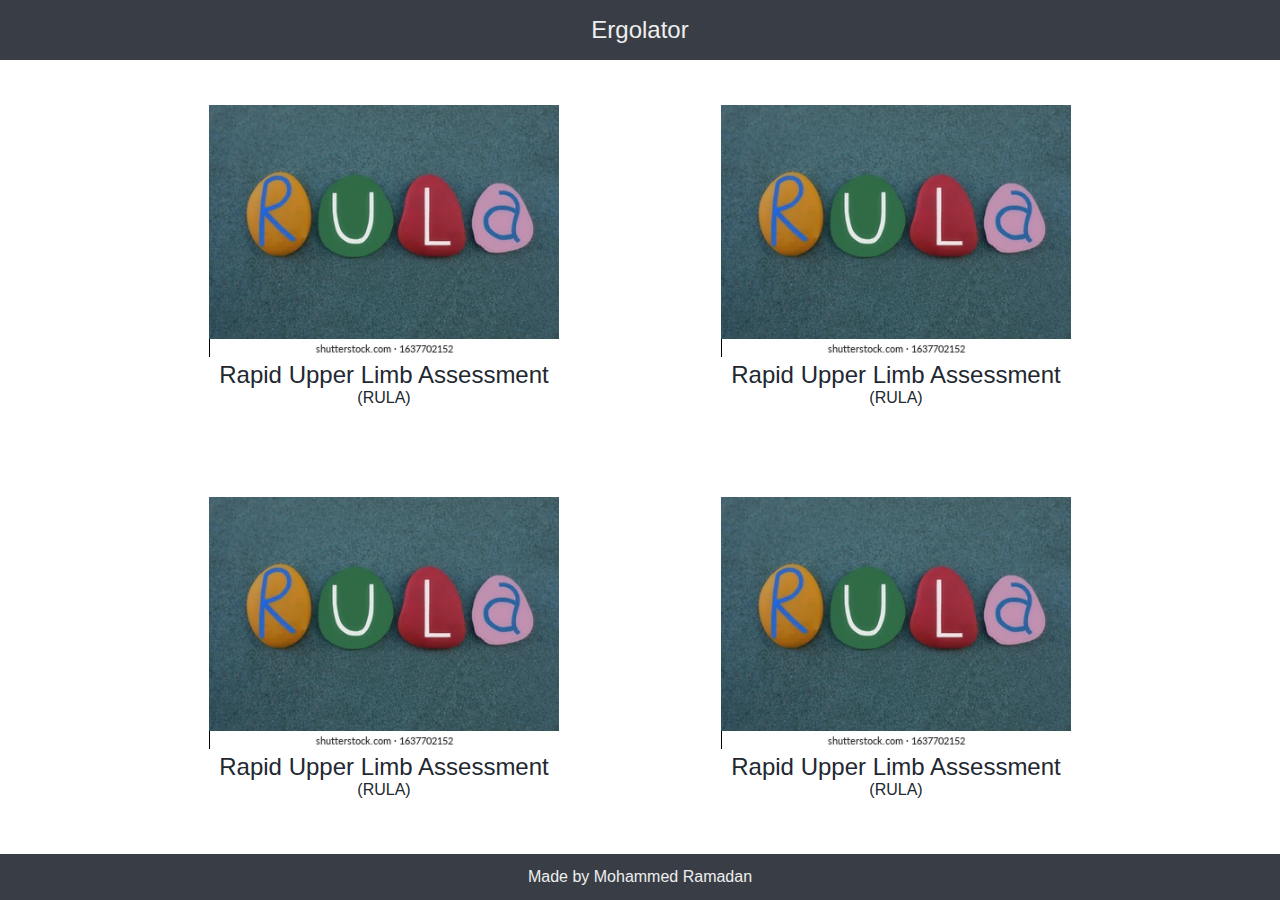
<file: index.html>
<!DOCTYPE html>
<html lang="en">

<head>
  <meta charset="UTF-8" />
  <meta http-equiv="X-UA-Compatible" content="IE=edge" />
  <meta name="viewport" content="width=device-width, initial-scale=1.0" />

  <!-- stylesheet -->
  <link rel="stylesheet" href="./assets/css/variables.css" />
  <link rel="stylesheet" href="./assets/css/globals.css" />
  <link rel="stylesheet" href="./assets/css/styles.css" />

  <title>Ergolator</title>
</head>

<body>
  <header class="nav-header">
    <nav>
      <div class="landing-logo">
        <a href="#" class="nav-logo-link">Ergolator</a>
      </div>
    </nav>
  </header>

  <main>

    <div class="calc-grid-container">

      <div class="rula-container calc-container">
        <div class="calc-img rula-img">
          <img src="./assets/imgs/rula-img.webp" alt="image contains the word RULA" width="350px" height="350px">
        </div>
        <div class="calc-text rula-text">
          <h2>Rapid Upper Limb Assessment</h2>
          <p>(RULA)</p>
        </div>
      </div>

      <div class="rula-container calc-container">
        <div class="calc-img rula-img">
          <img src="./assets/imgs/rula-img.webp" alt="image contains the word RULA" width="350px" height="350px">
        </div>
        <div class="calc-text rula-text">
          <h2>Rapid Upper Limb Assessment</h2>
          <p>(RULA)</p>
        </div>
      </div>

      <div class="rula-container calc-container">
        <div class="calc-img rula-img">
          <img src="./assets/imgs/rula-img.webp" alt="image contains the word RULA" width="350px" height="350px">
        </div>
        <div class="calc-text rula-text">
          <h2>Rapid Upper Limb Assessment</h2>
          <p>(RULA)</p>
        </div>
      </div>

      <div class="rula-container calc-container">
        <div class="calc-img rula-img">
          <img src="./assets/imgs/rula-img.webp" alt="image contains the word RULA" width="350px" height="350px">
        </div>
        <div class="calc-text rula-text">
          <h2>Rapid Upper Limb Assessment</h2>
          <p>(RULA)</p>
        </div>
      </div>

    </div>
  </main>

  <footer>
    <div class="footer-text-container">
      <div class="footer-text">
        <p>Made by <a href="https://github.com/imohammedramadan" target="_blank" rel="noreferrer noopener">Mohammed
            Ramadan</a></p>
      </div>
    </div>
  </footer>

  <script src="./main.js"></script>
</body>

</html>
</file>
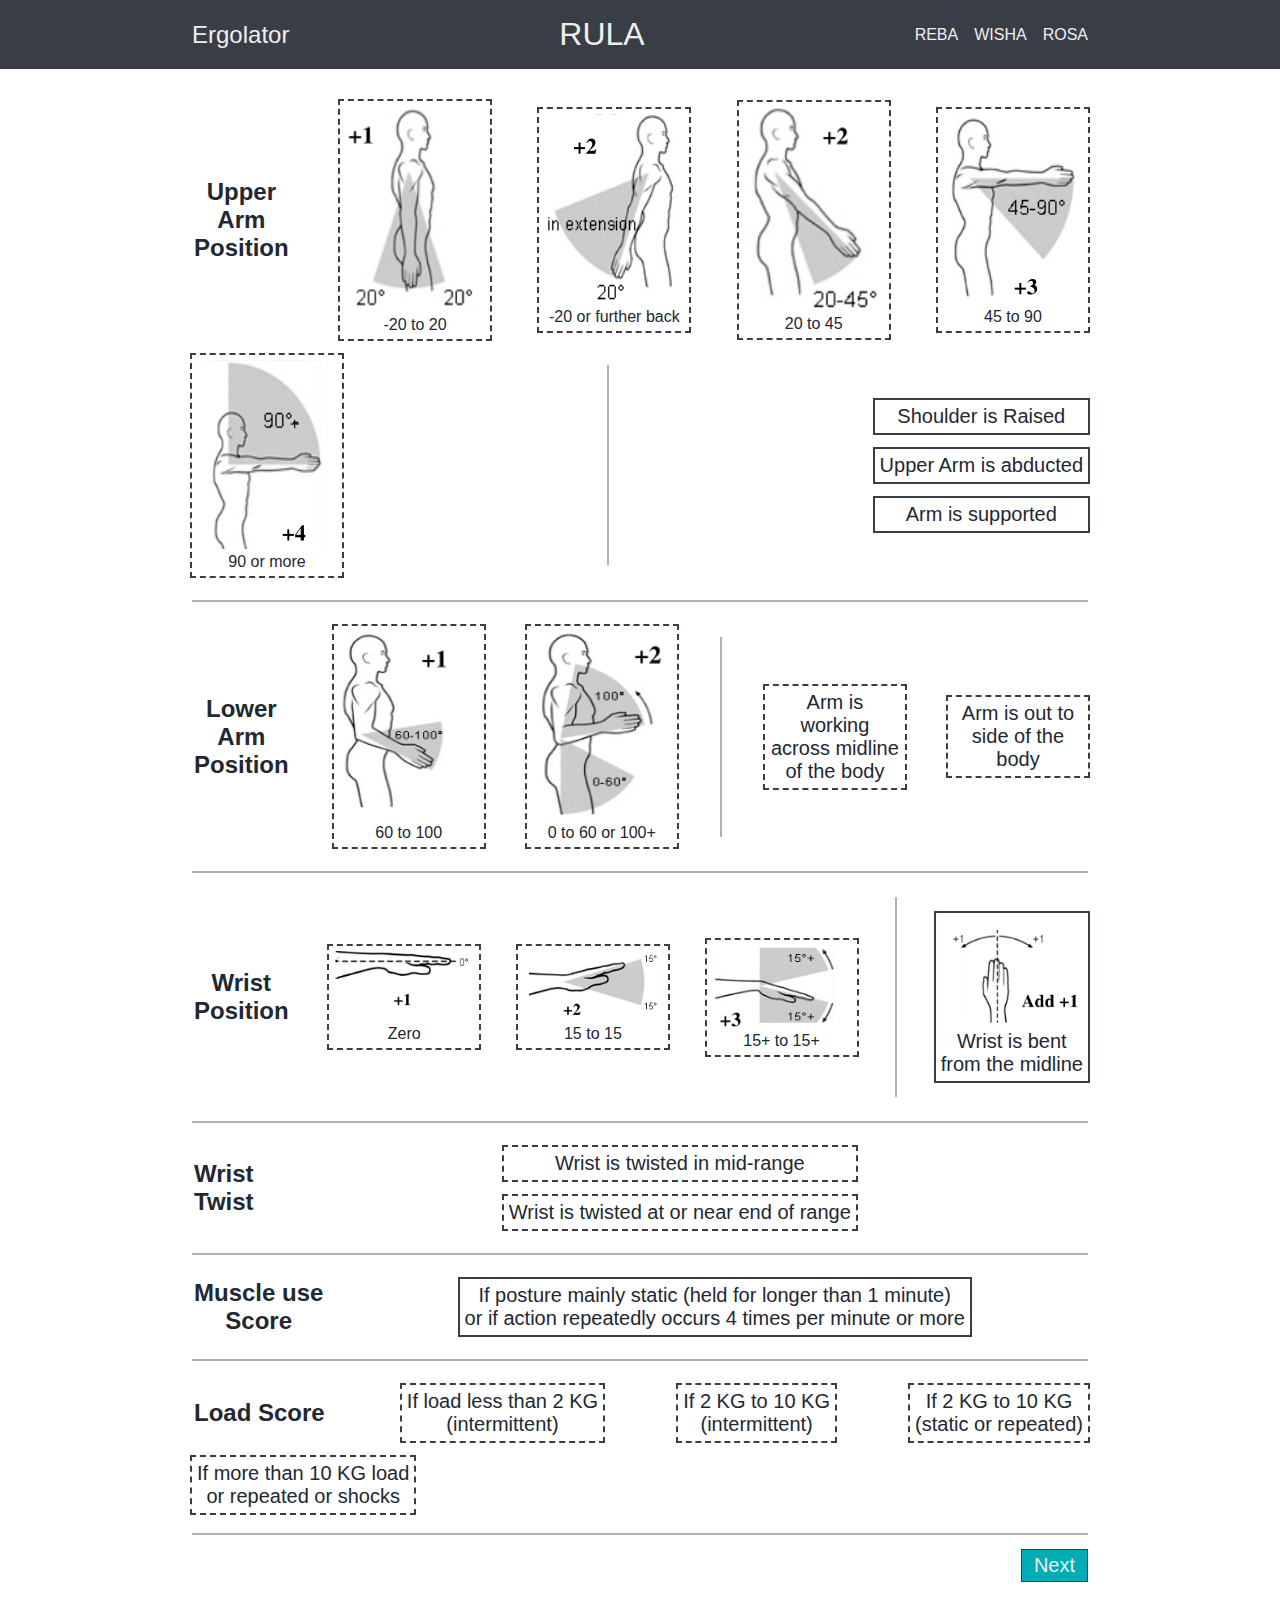
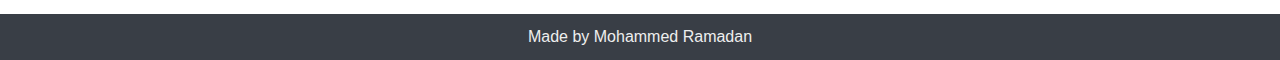
<file: rula-page/rula-page.html>
<!DOCTYPE html>
<html lang="en">
  <head>
    <meta charset="UTF-8" />
    <meta http-equiv="X-UA-Compatible" content="IE=edge" />
    <meta name="viewport" content="width=device-width, initial-scale=1.0" />

    <!-- stylesheet -->
    <link rel="stylesheet" href="../assets/css/variables.css" />
    <link rel="stylesheet" href="../assets/css/globals.css" />
    <link rel="stylesheet" href="./rula-style.css" />

    <title>Ergolator - RULA</title>
  </head>

  <body>

    <header class="nav-header">
      <nav class="navbar container">
        <ul class="nav-list">
          <li class="nav-item nav-logo">
            <a href="../index.html" class="nav-logo-link">Ergolator</a>
          </li>
          <li class="nav-item current-page">
            <h1>RULA</h1>
          </li>
          <li class="nav-item nav-calc">
            <a href="#" class="nav-link">REBA</a>
          </li>
          <li class="nav-item nav-calc">
            <a href="#" class="nav-link">WISHA</a>
          </li>
          <li class="nav-item nav-calc">
            <a href="#" class="nav-link">ROSA</a>
          </li>
        </ul>
      </nav>
    </header>

    <main>
      <div class="container">

        <section class="rula-table-a">
          <div class="form-container table-a-form-container">
            <form action="">
              <div class="upper-arm-container form-section">
                <legend>
                  Upper <br />
                  Arm <br />
                  Position
                </legend>
                <div>
                  <input
                    type="radio"
                    name="upperArmPos"
                    id="upper-arm-a"
                    required
                    class="upper-arm-radio"
                    value="1"
                  />
                  <label for="upper-arm-a">
                    <img src="./imgs/TableA/upper-arm-1.png" width="140px" height="190px" alt="" /> <br />
                    -20 to 20
                  </label>
                </div>
                <div>
                  <input
                    type="radio"
                    name="upperArmPos"
                    id="upper-arm-b"
                    class="upper-arm-radio"
                    value="2"
                  />
                  <label for="upper-arm-b">
                    <img src="./imgs/TableA/upper-arm-2.png" width="140px" height="190px" alt="" /> <br />
                    -20 or further back
                  </label>
                </div>
                <div>
                  <input
                    type="radio"
                    name="upperArmPos"
                    id="upper-arm-c"
                    class="upper-arm-radio"
                    value="2"
                  />
                  <label for="upper-arm-c">
                    <img src="./imgs/TableA/upper-arm-3.png" width="140px" height="190px" alt="" /> <br />
                    20 to 45
                  </label>
                </div>
                <div>
                  <input
                    type="radio"
                    name="upperArmPos"
                    id="upper-arm-d"
                    class="upper-arm-radio"
                    value="3"
                  />
                  <label for="upper-arm-d">
                    <img src="./imgs/TableA/upper-arm-4.png" width="140px" height="190px" alt="" /> <br />
                    45 to 90
                  </label>
                </div>
                <div>
                  <input
                    type="radio"
                    name="upperArmPos"
                    id="upper-arm-e"
                    class="upper-arm-radio"
                    value="4"
                  />
                  <label for="upper-arm-e">
                    <img src="./imgs/TableA/upper-arm-5.png" width="140px" height="190px" alt="" /> <br />
                    90 or more
                  </label>
                </div>

                <div class="separator vertical-separator"></div>

                <div class="upper-arm-checkbox form-checkbox-section">
                  <div>
                    <input
                      type="checkbox"
                      name="shoulderRaised"
                      id="shoulder-raised"
                      value="1"
                    />
                    <label for="shoulder-raised">Shoulder is Raised</label>
                  </div>
                  <div>
                    <input
                      type="checkbox"
                      name="armAbducted"
                      id="arm-abducted"
                      value="1"
                    />
                    <label for="arm-abducted">Upper Arm is abducted</label>
                  </div>
                  <div>
                    <input
                      type="checkbox"
                      name="armSupported"
                      id="arm-supported"
                      value="-1"
                    />
                    <label for="arm-supported">Arm is supported</label>
                  </div>
                </div>
              </div>

              <div class="separator"></div>

              <div class="lower-arm-container form-section">
                <legend>
                  Lower <br />
                  Arm <br />
                  Position
                </legend>
                <div>
                  <input
                    type="radio"
                    name="lowerArmPos"
                    id="lower-arm-a"
                    required
                    class="lower-arm-radio"
                    value="1"
                  />
                  <label for="lower-arm-a">
                    <img src="./imgs/TableA/lower-arm-1.png" width="140px" height="190px" alt="" /> <br />
                    60 to 100
                  </label>
                </div>
                <div>
                  <input
                    type="radio"
                    name="lowerArmPos"
                    id="lower-arm-b"
                    class="lower-arm-radio"
                    value="2"
                  />
                  <label for="lower-arm-b">
                    <img src="./imgs/TableA/lower-arm-2.png" width="140px" height="190px" alt="" /> <br />
                    0 to 60 or 100+
                  </label>
                </div>

                <div class="separator vertical-separator"></div>

                <div>
                  <input
                    type="radio"
                    name="lowerArmAdjustment"
                    id="lower-arm-midline-body"
                    required
                    value="1"
                  />
                  <label
                    class="lower-arm-adjustment"
                    for="lower-arm-midline-body"
                    >Arm is working across midline of the body</label
                  >
                </div>
                <div>
                  <input
                    type="radio"
                    name="lowerArmAdjustment"
                    id="lower-arm-outside-body"
                    value="1"
                  />
                  <label
                    class="lower-arm-adjustment"
                    for="lower-arm-outside-body"
                    >Arm is out to side of the body</label
                  >
                </div>
              </div>

              <div class="separator"></div>

              <div class="wrist-container form-section">
                <legend>
                  Wrist <br />
                  Position
                </legend>
                <div>
                  <input
                    type="radio"
                    name="wristPos"
                    id="wrist-a"
                    required
                    class="wrist-radio"
                    value="1"
                  />
                  <label for="wrist-a">
                    <img src="./imgs/TableA/wrist-1.png" width="140px" height="70px" alt="" /> <br />
                    Zero
                  </label>
                </div>
                <div>
                  <input
                    type="radio"
                    name="wristPos"
                    id="wrist-b"
                    class="wrist-radio"
                    value="2"
                  />
                  <label for="wrist-b">
                    <img src="./imgs/TableA/wrist-2.png" width="140px" height="70px" alt="" /> <br />
                    15 to 15
                  </label>
                </div>
                <div>
                  <input
                    type="radio"
                    name="wristPos"
                    id="wrist-c"
                    class="wrist-radio"
                    value="3"
                  />
                  <label for="wrist-c">
                    <img src="./imgs/TableA/wrist-3.png" width="140px" height="70px" alt="" /> <br />
                    15+ to 15+
                  </label>
                </div>

                <div class="separator vertical-separator"></div>

                <div class="wrist-checkbox form-checkbox-section">
                  <div>
                    <input
                      type="checkbox"
                      name="wristMidline"
                      id="wrist-midline-body"
                      value="1"
                    />
                    <label for="wrist-midline-body">
                      <img src="./imgs/TableA/wrist-4.png" width="140px" height="107px" alt="" /><br />Wrist
                      is bent<br />from the midline
                    </label>
                  </div>
                </div>
              </div>

              <div class="separator"></div>

              <div class="wrist-twist-container form-section">
                <legend>
                  Wrist <br />
                  Twist
                </legend>
                <div class="wrist-twist-checkbox form-checkbox-section">
                  <div>
                    <input
                      type="radio"
                      name="wristTwist"
                      id="wrist-twist-mid-range"
                      class="wrist-twist-pos"
                      value="1"
                    />
                    <label for="wrist-twist-mid-range">
                      Wrist is twisted in mid-range
                    </label>
                  </div>
                  <div>
                    <input
                      type="radio"
                      name="wristTwist"
                      id="wrist-twist-end-body"
                      class="wrist-twist-pos"
                      value="2"
                    />
                    <label for="wrist-twist-end-body"
                      >Wrist is twisted at or near end of range</label
                    >
                  </div>
                </div>
              </div>

              <div class="separator"></div>

              <div class="muscle-use-container form-section">
                <legend>
                  Muscle use <br />
                  Score
                </legend>
                  <div>
                    <input
                      type="checkbox"
                      name="tableAMuscleScore"
                      id="table-a-muscle-score"
                      class="table-a-muscle-score"
                      value="1"
                    />
                    <label for="table-a-muscle-score">
                      If posture mainly static (held for longer than 1 minute)
                      <br />
                      or if action repeatedly occurs 4 times per minute or more
                    </label>
                  </div>
              </div>

              <div class="separator"></div>

              <div class="force-use-container form-section">
                <legend>Load Score</legend>
                  <div>
                    <input
                      type="radio"
                      name="tableAForceScore"
                      id="table-a-force-score-a"
                      class="table-a-force-score"
                      value="0"
                    />
                    <label for="table-a-force-score-a">
                      If load less than 2 KG <br> (intermittent)
                    </label>
                  </div>
                  <div>
                    <input
                      type="radio"
                      name="tableAForceScore"
                      id="table-a-force-score-b"
                      class="table-a-force-score"
                      value="1"
                    />
                    <label for="table-a-force-score-b">
                      If 2 KG to 10 KG  <br>(intermittent)
                    </label>
                  </div>
                  <div>
                    <input
                      type="radio"
                      name="tableAForceScore"
                      id="table-a-force-score-c"
                      class="table-a-force-score"
                      value="2"
                    />
                    <label for="table-a-force-score-c">
                      If 2 KG to 10 KG <br> (static or repeated)
                  </div>
                  <div>
                    <input
                      type="radio"
                      name="tableAForceScore"
                      id="table-a-force-score-d"
                      class="table-a-force-score"
                      value="3"
                    />
                    <label for="table-a-force-score-d">
                      If more than 10 KG load <br> or repeated or shocks
                    </label>
                  </div>
              </div>
            </form>

            <div class="separator end-separator"></div>

            <div class="next-btn-container">
              <button type="button" class="btn table-a-btn section-switch-btn">Next</button>
            </div>
          </div>
        </section>

        <section class="rula-table-b hidden-block">
          <div class="form-container table-b-form-container">
            <form action="">
              <div class="neck-container form-section">
                <legend>
                  Neck <br />
                  Position
                </legend>
                <div>
                  <input
                    type="radio"
                    name="neckPos"
                    id="neck-a"
                    required
                    class="neck-radio"
                    value="1"
                  />
                  <label for="neck-a">
                    <img src="./imgs/TableB/neck1.png" width="140px" height="211px" alt="" /> <br />
                    0 to 10
                  </label>
                </div>
                <div>
                  <input
                    type="radio"
                    name="neckPos"
                    id="neck-b"
                    class="neck-radio"
                    value="2"
                  />
                  <label for="neck-b">
                    <img src="./imgs/TableB/neck2.png" width="140px" height="178px" alt="" /> <br />
                    10 to 20
                  </label>
                </div>
                <div>
                  <input
                    type="radio"
                    name="neckPos"
                    id="neck-c"
                    class="neck-radio"
                    value="3"
                  />
                  <label for="neck-c">
                    <img src="./imgs/TableB/neck3.png" width="140px" height="163px" alt="" /> <br />
                    20 or more
                  </label>
                </div>
                <div>
                  <input
                    type="radio"
                    name="neckPos"
                    id="neck-d"
                    class="neck-radio"
                    value="4"
                  />
                  <label for="neck-d">
                    <img src="./imgs/TableB/neck4.png" width="140px" height="162px" alt="" /> <br />
                    Bent Backwards
                  </label>
                </div>

                <div class="separator vertical-separator"></div>

                <div class="neck-checkbox form-checkbox-section">
                  <div>
                    <input
                      type="checkbox"
                      name="twistedNeck"
                      id="twisted-neck"
                      value="1"
                    />
                    <label for="twisted-neck">Neck is Twisted</label>
                  </div>
                  <div>
                    <input
                      type="checkbox"
                      name="neckSideBending"
                      id="neck-side-bending"
                      value="1"
                    />
                    <label for="neck-side-bending">Neck is Side-Bending</label>
                  </div>
                </div>
              </div>

              <div class="separator"></div>

              <div class="trunk-container form-section">
                <legend>
                  Trunk <br />
                  Position
                </legend>
                <div>
                  <input
                    type="radio"
                    name="trunkPos"
                    id="trunk-a"
                    required
                    class="trunk-radio"
                    value="1"
                  />
                  <label for="trunk-a">
                    <img src="./imgs/TableB/trunk1.png" width="140px" height="199px" alt="" /> <br />
                    0 to 10
                  </label>
                </div>
                <div>
                  <input
                    type="radio"
                    name="trunkPos"
                    id="trunk-b"
                    class="trunk-radio"
                    value="2"
                  />
                  <label for="trunk-b">
                    <img src="./imgs/TableB/trunk2.png" width="140px" height="190px" alt="" /> <br />
                    0 to 20
                  </label>
                </div>
                <div>
                  <input
                    type="radio"
                    name="trunkPos"
                    id="trunk-c"
                    class="trunk-radio"
                    value="3"
                  />
                  <label for="trunk-c">
                    <img src="./imgs/TableB/trunk3.png" width="140px" height="123px" alt="" /> <br />
                    20 to 60
                  </label>
                </div>
                <div>
                  <input
                    type="radio"
                    name="trunkPos"
                    id="trunk-d"
                    class="trunk-radio"
                    value="4"
                  />
                  <label for="trunk-d">
                    <img src="./imgs/TableB/trunk4.png" width="140px" height="112px" alt="" /> <br />
                    60 or more
                  </label>
                </div>

                <!-- <div class="separator vertical-separator"></div> -->

                <!-- left for backup reasons in case they are requested -->
                <!-- <div class="no-img-radios">
                  <div>
                    <input
                      type="radio"
                      name="trunkSupported"
                      id="trunk-supported"
                      value="1"
                      class="trunk-supported"
                    />
                    <label class="trunk-adjustment" for="trunk-supported"
                      >Trunk is Well <br />
                      Supported While Seated</label
                    >
                  </div>
                  <div>
                    <input
                      type="radio"
                      name="trunkSupported"
                      id="trunk-not-supported"
                      value="2"
                      class="trunk-supported"
                    />
                    <label class="trunk-adjustment" for="trunk-not-supported"
                      >Trunk is Not <br />
                      Supported While Seated</label
                    >
                  </div>
                </div> -->

                <div class="separator vertical-separator"></div>

                <div class="trunk-checkbox form-checkbox-section">
                  <div>
                    <input
                      type="checkbox"
                      name="trunkTwisted"
                      id="trunk-twisted"
                      required
                      value="1"
                    />
                    <label class="trunk-adjustment" for="trunk-twisted"
                      >Trunk is Twisted</label
                    >
                  </div>
                  <div>
                    <input
                      type="checkbox"
                      name="trunkSideBending"
                      id="trunk-side-bending"
                      value="1"
                    />
                    <label class="trunk-adjustment" for="trunk-side-bending"
                      >Trunk is Side-Bending</label
                    >
                  </div>
                </div>
              </div>

              <div class="separator"></div>

              <div class="leg-container form-section">
                <legend>
                  Leg <br />
                  Position
                </legend>
                <div>
                  <input
                    type="radio"
                    name="legSupported"
                    id="leg-supported"
                    value="1"
                    class="leg-radio"
                  />
                  <label class="leg-adjustment" for="leg-supported"
                    >Legs and Feet are <br />
                    Supported and Balanced</label
                  >
                </div>

                <div>
                  <input
                    type="radio"
                    name="legSupported"
                    id="leg-not-supported"
                    value="2"
                    class="leg-radio"
                  />
                  <label class="leg-adjustment" for="leg-not-supported"
                    >Legs and Feet are Not <br />
                    Supported and Balanced</label
                  >
                </div>
              </div>
            
              <div class="separator"></div>

              <div class="muscle-use-container form-section">
                <legend>
                  Muscle use <br />
                  Score
                </legend>

                  <div>
                    <input
                      type="checkbox"
                      name="tableBMuscleScore"
                      id="table-b-muscle-score"
                      class="table-b-muscle-score"
                      value="1"
                    />
                    <label for="table-b-muscle-score">
                      If posture mainly static
                      <br />
                      or if action repeatedly occurs 4 times per minute or more
                    </label>
                  </div>
              </div>

              <div class="separator"></div>

              <div class="force-use-container form-section">
                <legend>Load Score</legend>
                  <div>
                    <input
                      type="radio"
                      name="tableBForceScore"
                      id="table-b-force-score-a"
                      class="table-b-force-score"
                      value="0"
                    />
                    <label for="table-b-force-score-a">
                      If load less than 2 KG <br> (intermittent)
                    </label>
                  </div>
                  <div>
                    <input
                      type="radio"
                      name="tableBForceScore"
                      id="table-b-force-score-b"
                      class="table-b-force-score"
                      value="1"
                    />
                    <label for="table-b-force-score-b">
                      If 2 KG to 10 KG  <br>(intermittent)
                    </label>
                  </div>
                  <div>
                    <input
                      type="radio"
                      name="tableBForceScore"
                      id="table-b-force-score-c"
                      class="table-b-force-score"
                      value="2"
                    />
                    <label for="table-b-force-score-c">
                      If 2 KG to 10 KG <br> (static or repeated)
                  </div>
                  <div>
                    <input
                      type="radio"
                      name="tableBForceScore"
                      id="table-b-force-score-d"
                      class="table-b-force-score"
                      value="3"
                    />
                    <label for="table-b-force-score-d">
                      If more than 10 KG load <br> or repeated or shocks
                    </label>
                  </div>
              </div>
            </form>

            <div class="next-btn-container">
              <button type="button" class="btn table-b-btn section-switch-btn">Next</button>
            </div>
          </div>
        </section>

        <section class="results-section hidden-block">
          <div class="results-container">
            <div class="table-scores-container">
              <div class="table-a-score-container">
                <div>
                  <h2>Arm and Wrist <br />Analysis Score</h2>
                </div>
                <div class="score-box">
                  <p class="table-a-score">0</p>
                </div>
              </div>

              <div class="separator vertical-separator"></div>

              <div class="table-b-score-container">
                <div>
                  <h2>Neck, Trunk and <br />Leg Analysis Score</h2>
                </div>
                <div class="score-box">
                  <p class="table-b-score">0</p>
                </div>
              </div>
            </div>

            <div class="separator"></div>

            <div class="final-score-container">
              <div>
                <h2>Final Score</h2>
              </div>
              <div class="score-box final-score-box">
                <div>
                  <p class="final-score">0</p>
                </div>
                <div class="result-severity">
                  <p>Acceptable</p>
                </div>
              </div>
            </div>

            <div>
              <a
                href="./rula-page.html"
                rel="noopener noreferrer"
                class="btn new-calc-btn"
                >New Calculation</a
              >
            </div>
          </div>
        </section>
        
      </div>
    </main>

    <footer>
      <div class="footer-text-container">
        <div class="footer-text">
          <p>
            Made by
            <a
              href="https://github.com/imohammedramadan"
              target="_blank"
              rel="noreferrer noopener"
              >Mohammed Ramadan</a
            >
          </p>
        </div>
      </div>
    </footer>
    <script src="./rula-app.js" defer></script>
  </body>
</html>
</file>
<file: assets/css/variables.css>
/* ==========color variables========== */
:root {
  --font-dark: rgbA(34, 40, 49, 1);
  --font-light: rgbA(238, 238, 238, 1);
  --dark-100: rgbA(34, 40, 49, 1);
  --dark-200: rgbA(57, 62, 70, 1);
  --teal: rgbA(0, 173, 181, 1);
  --grey: rgbA(238, 238, 238, 1);
  --separator: rgbA(57, 62, 70, 0.4);
  --green-result: rgbA(11, 122, 35, 1);
  --yellow-result: rgbA(189, 192, 0, 1);
  --orange-result: rgbA(197, 106, 0, 1);
  --red-result: rgbA(160, 0, 0, 1);
}
/* ==========color variables========== */
</file>
<file: assets/css/styles.css>
/* =======header======= */
.landing-logo {
  text-align: center;
}
.nav-logo-link:hover {
  color: var(--font-light);
  cursor: default;
}
/* =======header======= */

/* =======main======= */
.calc-grid-container {
  min-height: calc(100vh - (70px + 46px));
  display: grid;
  grid-template-columns: 1fr 1fr;
  place-items: center;
  padding: 0 10vw;
}

.calc-container {
  text-align: center;
  transition: all 0.2s ease;
}

.calc-container:hover {
  transform: scale(1.1);
  cursor: pointer;
}
/* =======main======= */
</file>
<file: rula-page/rula-style.css>
.form-container {
  padding: 2rem 0;
}

form {
  display: flex;
  flex-direction: column;
  gap: 1.5rem;
}

.form-section {
  display: flex;
  align-items: center;
  gap: 1rem;
  justify-content: space-between;
  flex-wrap: wrap;
}

legend {
  font-size: 24px;
  font-weight: 700;
  text-align: center;
}

.form-section div {
  display: flex;
  text-align: center;
}

input[type="radio"] + label {
  outline: 2px dashed var(--dark-200);
  cursor: pointer;
  padding: 5px;
  width: 100%;
}
input[type="radio"]:checked + label {
  outline: 2px solid var(--teal);
  transform: scale(1.1);
}

.form-checkbox-section {
  display: flex;
  flex-direction: column;
  font-size: 20px;
  gap: 1rem;
}

input[type="checkbox"] + label {
  padding: 5px;
  width: 100%;
  outline: 2px solid var(--dark-200);
  cursor: pointer;
}
input[type="checkbox"]:checked + label {
  background-color: var(--teal);
  color: var(--font-light);
  transform: scale(1.1);
}

.lower-arm-adjustment {
  max-width: 140px;
  max-height: 180px;
  font-size: 20px;
}

.wrist-twist-container {
  justify-content: flex-start;
}

.wrist-twist-checkbox {
  margin: 0 auto;
}

.no-img-radios {
  flex-direction: column;
  gap: 20px;
}

.no-img-radios label,
.leg-adjustment {
  font-size: 18px;
  padding: 6px;
}

.muscle-use-container div {
  margin: 0 auto;
  font-size: 20px;
}
.force-use-container div {
  font-size: 20px;
}

.next-btn-container {
  margin-left: auto;
  margin-top: 14px;
}

.results-container {
  display: flex;
  flex-direction: column;
  justify-content: center;
  align-items: center;
  gap: 30px;
  text-align: center;
  padding-top: 30px;
}

.score-box {
  width: 180px;
  height: 180px;
  background-color: var(--dark-200);
  display: flex;
  align-items: center;
  justify-content: center;
  margin-top: 10px;
}

.score-box p {
  font-size: 180px;
  color: var(--font-light);
  text-shadow: 1px 1px 2px var(--dark-200);
}

.table-scores-container {
  display: flex;
  gap: 200px;
  align-items: center;
}

.table-scores-container > div {
  display: flex;
  flex-direction: column;
  align-items: center;
}

.results-container > .separator {
  width: 1000px;
}

.final-score-container .score-box {
  display: flex;
  flex-direction: column;
  width: auto;
  height: auto;
  padding: 0px 6px;
}

.result-severity {
  transform: translateY(-20px);
  width: 200px;
  word-break: normal;
}

.result-severity p {
  font-size: 22px;
  font-weight: bold;
  color: var(--font-light);
  text-shadow: 1px 1px 2px var(--dark-200);
}

.results-container h2 {
  font-weight: bold;
}

.score-green {
  background-color: var(--green-result);
}
.score-yellow {
  background-color: var(--yellow-result);
}
.score-orange {
  background-color: var(--orange-result);
}
.score-red {
  background-color: var(--red-result);
}

.new-calc-btn {
  font-size: 24px;
  padding: 8px 24px;
}
</file>
<file: assets/css/globals.css>
/* ==========reset========== */
html {
  box-sizing: border-box;
  font-size: 16px;
}

*,
*:before,
*:after {
  box-sizing: inherit;
  color: var(--font-dark);
}

body,
h1,
h2,
h3,
h4,
h5,
h6,
p,
ol,
ul,
button {
  margin: 0;
  padding: 0;
  font-weight: normal;
  font-family: Helvetica, sans-serif;
  color: var(--font-dark);
}

ol,
ul {
  list-style: none;
}

img {
  max-width: 100%;
  height: auto;
}
a {
  text-decoration: none;
  color: var(--font-dark);
}
/* ==========reset========== */

/* ==========globals========== */
.visually-hidden {
  clip: rect(0 0 0 0);
  clip-path: inset(50%);
  height: 1px;
  overflow: hidden;
  position: absolute;
  white-space: nowrap;
  width: 1px;
}

.container {
  width: 70%;
  margin: 0 auto;
}

input[type="radio"] {
  /* Add if not using autoprefixer */
  -webkit-appearance: none;
  appearance: none;
  /* For iOS < 15 to remove gradient background */
  background-color: #fff;
  /* Not removed via appearance */
  margin: 0;
}

input[type="checkbox"] {
  /* Add if not using autoprefixer */
  -webkit-appearance: none;
  appearance: none;
  /* For iOS < 15 to remove gradient background */
  background-color: #fff;
  /* Not removed via appearance */
  margin: 0;
}

.separator {
  border: 1px solid var(--separator);
}

.vertical-separator {
  height: 200px;
}

.hidden-block {
  display: none;
}

.btn {
  background-color: var(--teal);
  border: 1px solid var(--dark-200);
  font-size: 20px;
  color: var(--font-light);
  padding: 4px 12px;
  cursor: pointer;
  transition: all 0.2s ease;
}

.btn:hover {
  transform: scale(1.2);
}

.end-separator {
  margin-top: 20px;
}
/* =======header======= */
.nav-header {
  background-color: var(--dark-200);
  padding: 16px 0;
}

.nav-item,
.nav-link,
.nav-logo-link,
.current-page h1 {
  color: var(--font-light);
}

.nav-logo-link {
  font-size: 24px;
}

.nav-list {
  display: flex;
  gap: 1rem;
  align-items: center;
}

.nav-logo {
  margin-right: auto;
}

.current-page {
  margin-right: auto;
}

.nav-link:hover,
.nav-logo-link:hover {
  color: var(--teal);
}
/* =======header======= */

/* =======main======= */
main {
  min-height: calc(100vh - (60px + 46px));
}

.form-container {
  display: flex;
  flex-direction: column;
}
/* =======main======= */

/* =======footer======= */
.footer-text-container {
  background-color: var(--dark-200);
  text-align: center;
}
.footer-text p,
.footer-text a {
  color: var(--font-light);
  padding: 14px 0;
  font-size: 16px;
  transition: all 0.2s ease;
}
.footer-text a:hover {
  color: var(--teal);
}
/* =======footer======= */
/* ==========globals========== */
</file>
